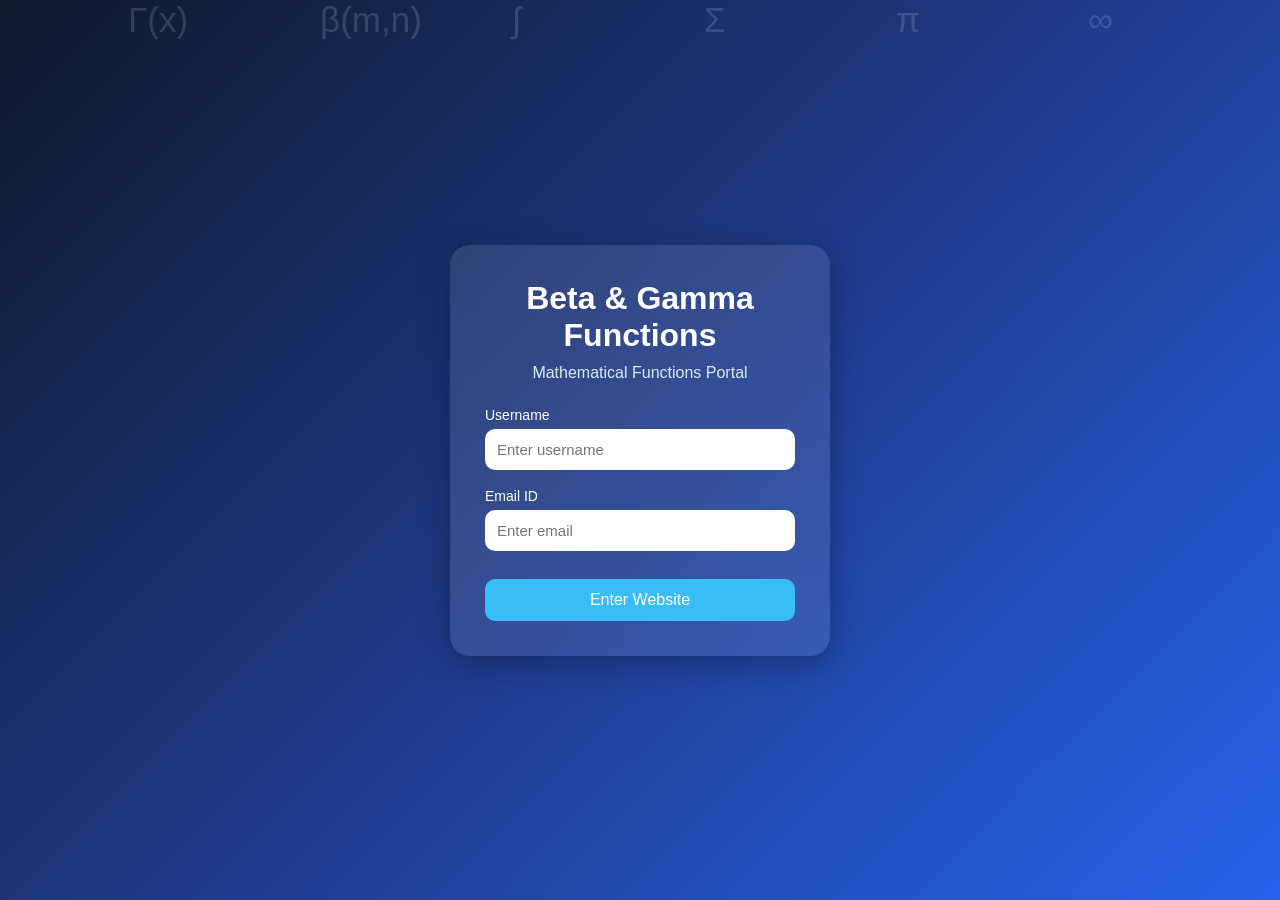
<file: index.html>
<!DOCTYPE html>
<html lang="en">
<head>

  <meta charset="UTF-8" />
  <meta name="viewport" content="width=device-width, initial-scale=1.0"/>

  <title>Beta & Gamma Functions Login</title>

  <style>

    *{
      margin:0;
      padding:0;
      box-sizing:border-box;
      font-family: Arial, sans-serif;
    }

    body{
      height:100vh;
      display:flex;
      justify-content:center;
      align-items:center;
      overflow:hidden;
      background: linear-gradient(135deg,#0f172a,#1e3a8a,#2563eb);
      position:relative;
    }

    /* Floating Symbols */

    .symbols{
      position:absolute;
      width:100%;
      height:100%;
      overflow:hidden;
      z-index:0;
    }

    .symbols span{
      position:absolute;
      color:rgba(255,255,255,0.15);
      font-size:35px;
      animation: float 12s linear infinite;
    }

    @keyframes float{

      0%{
        transform: translateY(100vh) rotate(0deg);
        opacity:0;
      }

      10%{
        opacity:1;
      }

      100%{
        transform: translateY(-120vh) rotate(360deg);
        opacity:0;
      }
    }

    /* Login Box */

    .login-container{
      position:relative;
      z-index:1;
      width:380px;
      padding:35px;
      border-radius:20px;
      background: rgba(255,255,255,0.1);
      backdrop-filter: blur(12px);
      box-shadow:0 8px 32px rgba(0,0,0,0.3);
      text-align:center;
      color:white;
    }

    .login-container h1{
      margin-bottom:10px;
      font-size:32px;
    }

    .login-container p{
      margin-bottom:25px;
      color:#dbeafe;
    }

    .input-box{
      margin-bottom:18px;
      text-align:left;
    }

    .input-box label{
      display:block;
      margin-bottom:6px;
      font-size:14px;
    }

    .input-box input{
      width:100%;
      padding:12px;
      border:none;
      border-radius:10px;
      outline:none;
      font-size:15px;
    }

    .btn{
      width:100%;
      padding:12px;
      border:none;
      border-radius:10px;
      background:#38bdf8;
      color:white;
      font-size:16px;
      cursor:pointer;
      transition:0.3s;
      margin-top:10px;
    }

    .btn:hover{
      background:#0ea5e9;
      transform:scale(1.03);
    }

  </style>

</head>

<body>

  <!-- Floating Symbols -->

  <div class="symbols">

    <span style="left:10%; animation-delay:0s;">Γ(x)</span>

    <span style="left:25%; animation-delay:2s;">β(m,n)</span>

    <span style="left:40%; animation-delay:4s;">∫</span>

    <span style="left:55%; animation-delay:1s;">Σ</span>

    <span style="left:70%; animation-delay:5s;">π</span>

    <span style="left:85%; animation-delay:3s;">∞</span>

  </div>

  <!-- Login Box -->

  <div class="login-container">

    <h1>Beta & Gamma Functions</h1>

    <p>Mathematical Functions Portal</p>

    <div id="loginForm">

      <div class="input-box">

        <label>Username</label>

        <input
          type="text"
          id="username"
          placeholder="Enter username"
          required
        >

      </div>

      <div class="input-box">

        <label>Email ID</label>

        <input
          type="email"
          id="email"
          placeholder="Enter email"
          required
        >

      </div>

      <button class="btn" onclick="login()">
        Enter Website
      </button>

    </div>

  </div>

  <script>

    function login() {

      let username = document.getElementById("username").value.trim();

      let email = document.getElementById("email").value.trim();

      // Validation

      if(username === "" || email === ""){

        alert("Please fill all details");

        return;
      }

      // Save data

      localStorage.setItem("username", username);

      localStorage.setItem("email", email);

      // Move to Dashboard

      window.location.href = "dashboard.html";
    }

  </script>

</body>
</html>
</file>
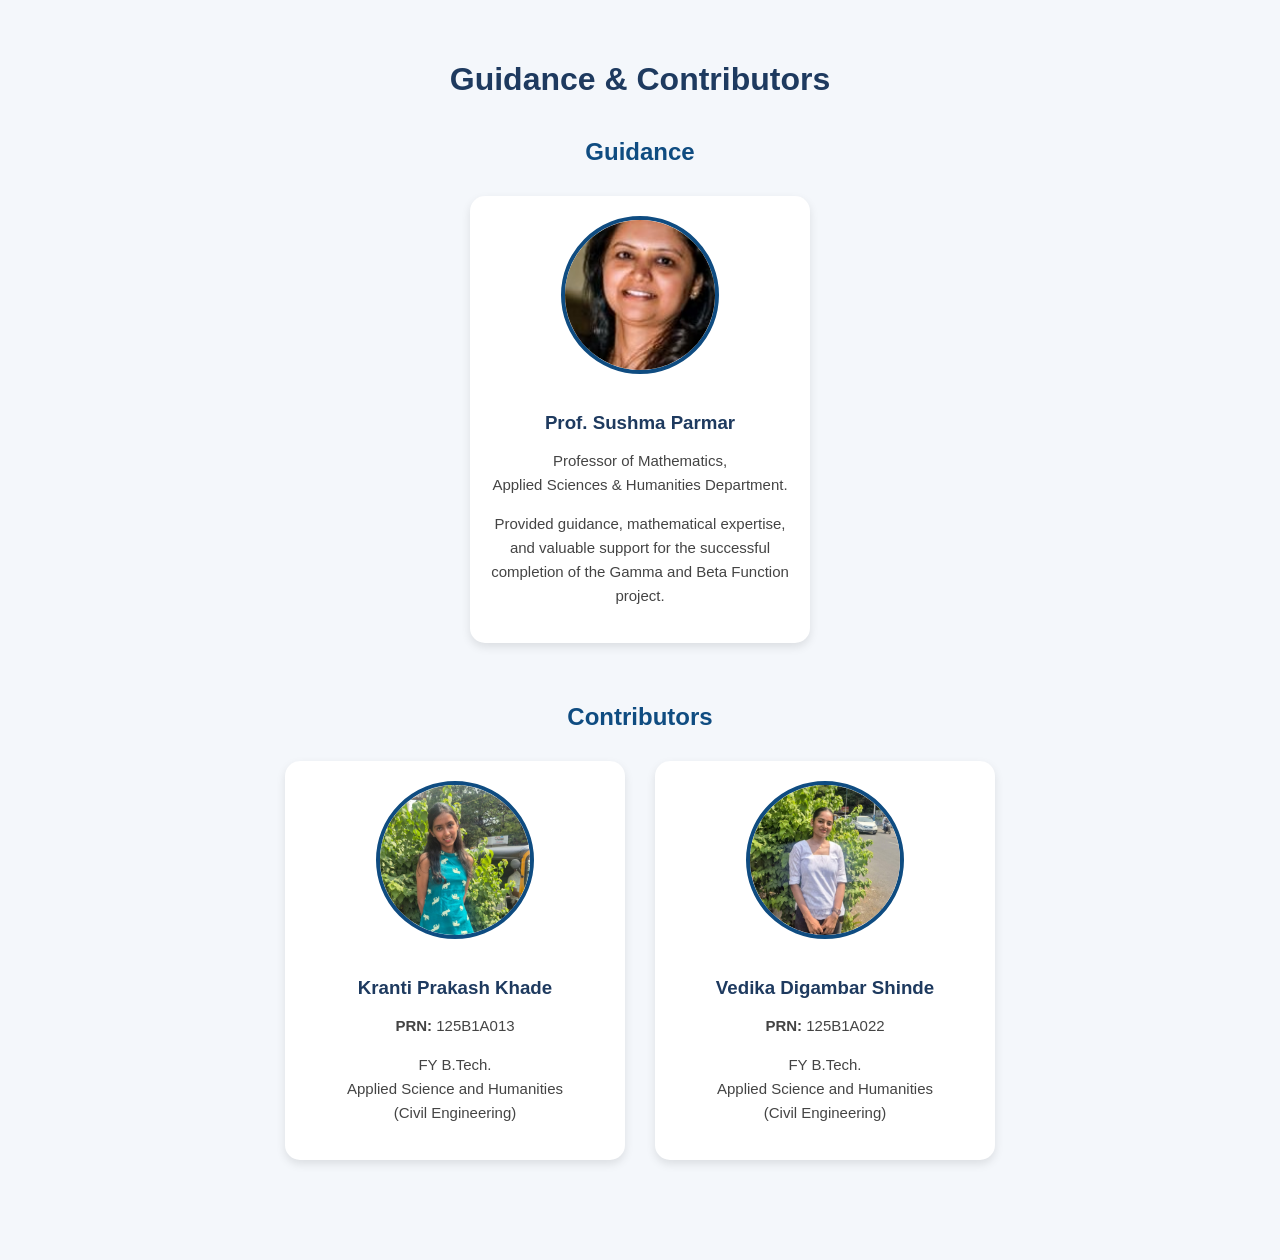
<file: contributors.html>
<!DOCTYPE html>
<html lang="en">
<head>
  <meta charset="UTF-8" />
  <meta name="viewport" content="width=device-width, initial-scale=1.0"/>

  <title>Guidance & Contributors</title>

  <style>
    body{
      font-family: Arial, sans-serif;
      background:#f4f7fb;
      margin:0;
      padding:0;
    }

    .container{
      width:90%;
      max-width:1200px;
      margin:auto;
      padding:40px 20px;
    }

    h1{
      text-align:center;
      color:#1e3a5f;
      margin-bottom:40px;
    }

    h2{
      text-align:center;
      color:#0f4c81;
      margin-bottom:30px;
    }

    .card-container{
      display:flex;
      flex-wrap:wrap;
      justify-content:center;
      gap:30px;
    }

    .card{
      background:white;
      width:300px;
      border-radius:15px;
      padding:20px;
      text-align:center;
      box-shadow:0 4px 10px rgba(0,0,0,0.1);
      transition:0.3s;
    }

    .card:hover{
      transform:translateY(-5px);
    }

    .card img{
      width:150px;
      height:150px;
      border-radius:50%;
      object-fit:cover;
      border:4px solid #0f4c81;
      margin-bottom:15px;
    }

    .card h3{
      color:#1e3a5f;
      margin-bottom:10px;
    }

    .card p{
      color:#444;
      line-height:1.6;
      font-size:15px;
    }

    .section{
      margin-bottom:60px;
    }
  </style>
</head>

<body>

  <div class="container">

    <h1>Guidance & Contributors</h1>

    <!-- Guidance Section -->
    <div class="section">

      <h2>Guidance</h2>

      <div class="card-container">

        <div class="card">

          <!-- Add guide photo -->
          <img src="guide.jpg.jpeg" alt="Sushma Parmar">

          <h3>Prof. Sushma Parmar</h3>

          <p>
            Professor of Mathematics,<br>
            Applied Sciences & Humanities Department.
          </p>

          <p>
            Provided guidance, mathematical expertise,
            and valuable support for the successful
            completion of the Gamma and Beta Function project.
          </p>

        </div>

      </div>

    </div>

    <!-- Contributors Section -->
    <div class="section">

      <h2>Contributors</h2>

      <div class="card-container">

        <!-- Contributor 1 -->
        <div class="card">

          <!-- Add contributor photo -->
          <img src="kranti.jpg.jpeg" alt="Kranti Prakash Khade">

          <h3>Kranti Prakash Khade</h3>

          <p><strong>PRN:</strong> 125B1A013</p>

          <p>
            FY B.Tech.<br>
            Applied Science and Humanities<br>
            (Civil Engineering)
          </p>

        </div>

        <!-- Contributor 2 -->
        <div class="card">

          <!-- Add contributor photo -->
          <img src="vedika.jpg.jpeg" alt="Vedika Digambar Shinde">

          <h3>Vedika Digambar Shinde</h3>

          <p><strong>PRN:</strong> 125B1A022</p>

          <p>
            FY B.Tech.<br>
            Applied Science and Humanities<br>
            (Civil Engineering)
          </p>

        </div>

      </div>

    </div>

  </div>

</body>
</html>
</file>
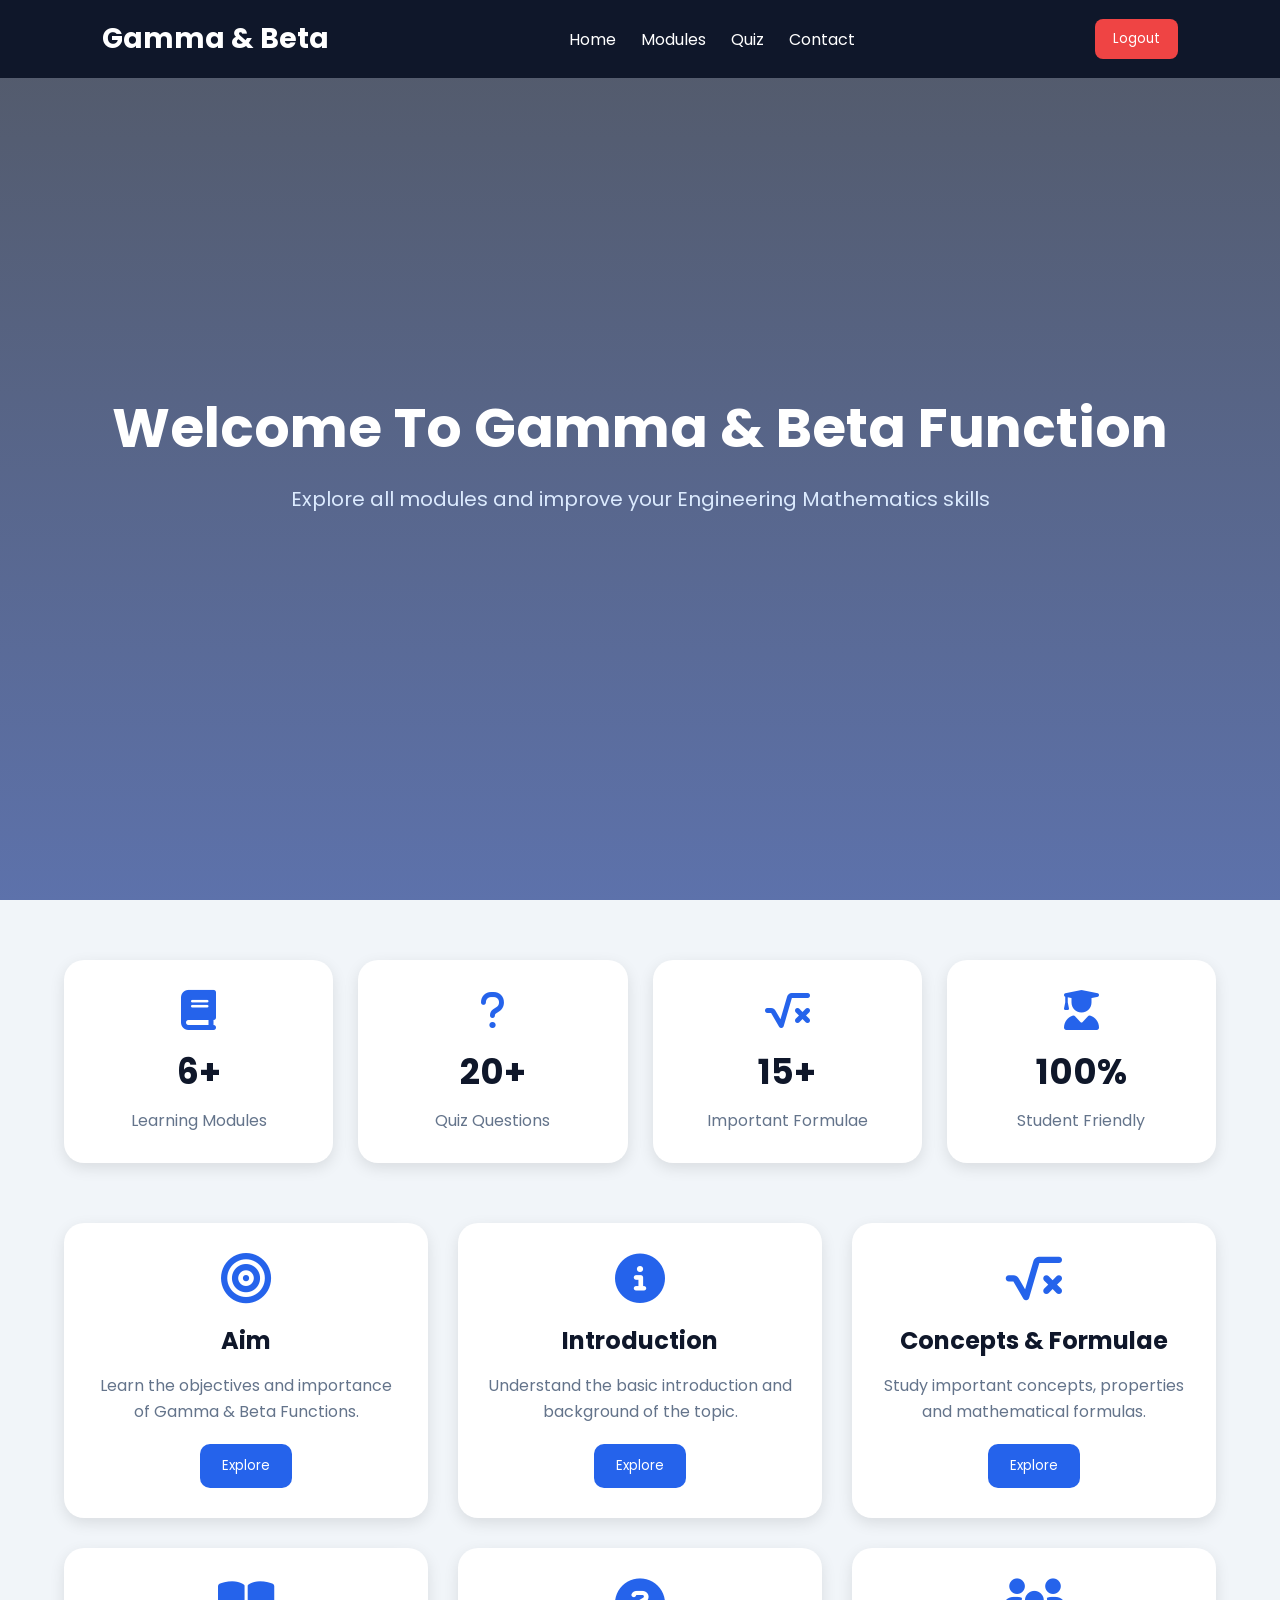
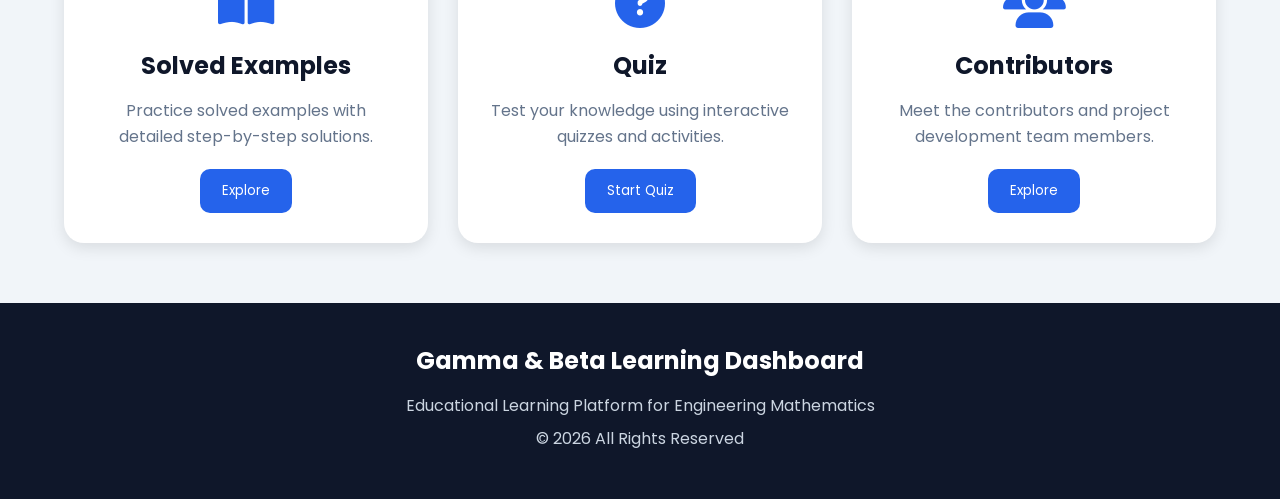
<file: d.html>
<!DOCTYPE html>
<html lang="en">

<head>

    <meta charset="UTF-8">
    <meta name="viewport" content="width=device-width, initial-scale=1.0">

    <title>Gamma & Beta Dashboard</title>

    <!-- GOOGLE FONT -->
    <link href="https://fonts.googleapis.com/css2?family=Poppins:wght@300;400;500;600;700&display=swap"
        rel="stylesheet">

    <!-- FONT AWESOME ICONS -->
    <link rel="stylesheet"
        href="https://cdnjs.cloudflare.com/ajax/libs/font-awesome/6.5.1/css/all.min.css">

    <style>

        *{
            margin:0;
            padding:0;
            box-sizing:border-box;
            font-family:'Poppins', sans-serif;
            scroll-behavior:smooth;
        }

        body{
            background:#f1f5f9;
            color:#111827;
        }

        /* ================= NAVBAR ================= */

        .navbar{
            width:100%;
            padding:18px 8%;
            background:#0f172a;
            display:flex;
            justify-content:space-between;
            align-items:center;
            position:fixed;
            top:0;
            z-index:1000;
        }

        .logo{
            color:white;
            font-size:28px;
            font-weight:700;
        }

        .nav-links{
            display:flex;
            gap:25px;
            list-style:none;
        }

        .nav-links a{
            color:white;
            text-decoration:none;
            font-size:16px;
            transition:0.3s;
        }

        .nav-links a:hover{
            color:#38bdf8;
        }

        .logout-btn{
            padding:10px 18px;
            border:none;
            border-radius:8px;
            background:#ef4444;
            color:white;
            cursor:pointer;
            transition:0.3s;
        }

        .logout-btn:hover{
            background:#dc2626;
        }

        /* ================= HERO SECTION ================= */

        .hero{
            height:100vh;
            background:
                linear-gradient(rgba(15,23,42,0.7), rgba(30,58,138,0.7)),
                url('https://images.unsplash.com/photo-1509228468518-180dd4864904?q=80&w=1600&auto=format&fit=crop');
            background-size:cover;
            background-position:center;
            display:flex;
            justify-content:center;
            align-items:center;
            text-align:center;
            color:white;
            padding:20px;
        }

        .hero-content h1{
            font-size:55px;
            margin-bottom:15px;
            animation:slideDown 1s ease;
        }

        .hero-content p{
            font-size:20px;
            color:#dbeafe;
        }

        @keyframes slideDown{
            from{
                opacity:0;
                transform:translateY(-50px);
            }
            to{
                opacity:1;
                transform:translateY(0);
            }
        }

        /* ================= DASHBOARD STATS ================= */

        .dashboard-stats{
            width:90%;
            margin:60px auto;
            display:grid;
            grid-template-columns:repeat(auto-fit,minmax(220px,1fr));
            gap:25px;
        }

        .stat-box{
            background:white;
            padding:30px;
            border-radius:20px;
            text-align:center;
            box-shadow:0 5px 15px rgba(0,0,0,0.1);
            transition:0.3s;
        }

        .stat-box:hover{
            transform:translateY(-8px);
        }

        .stat-box i{
            font-size:40px;
            color:#2563eb;
            margin-bottom:15px;
        }

        .stat-box h2{
            font-size:35px;
            color:#0f172a;
        }

        .stat-box p{
            margin-top:10px;
            color:#64748b;
        }

        /* ================= MODULE CARDS ================= */

        .cards-section{
            width:90%;
            margin:50px auto;
            display:grid;
            grid-template-columns:repeat(auto-fit,minmax(280px,1fr));
            gap:30px;
        }

        .card{
            background:white;
            padding:30px;
            border-radius:20px;
            text-align:center;
            box-shadow:0 5px 15px rgba(0,0,0,0.1);
            transition:0.4s;
        }

        .card:hover{
            transform:translateY(-10px);
        }

        .card-icon{
            font-size:50px;
            color:#2563eb;
            margin-bottom:20px;
        }

        .card h2{
            margin-bottom:15px;
            color:#0f172a;
        }

        .card p{
            color:#64748b;
            margin-bottom:20px;
            line-height:1.6;
        }

        .card button{
            padding:12px 22px;
            border:none;
            border-radius:10px;
            background:#2563eb;
            color:white;
            cursor:pointer;
            transition:0.3s;
        }

        .card button:hover{
            background:#1d4ed8;
        }

        /* ================= FOOTER ================= */

        footer{
            background:#0f172a;
            color:white;
            text-align:center;
            padding:40px 20px;
            margin-top:60px;
        }

        footer h2{
            margin-bottom:15px;
        }

        footer p{
            margin:8px 0;
            color:#cbd5e1;
        }

        /* ================= RESPONSIVE ================= */

        @media(max-width:768px){

            .navbar{
                flex-direction:column;
                gap:15px;
            }

            .hero-content h1{
                font-size:38px;
            }

            .hero-content p{
                font-size:18px;
            }

        }

    </style>

</head>

<body>

    <!-- ================= NAVBAR ================= -->

    <nav class="navbar">

        <div class="logo">
            Gamma & Beta
        </div>

        <ul class="nav-links">

            <li><a href="#">Home</a></li>

            <li><a href="#modules">Modules</a></li>

            <li><a href="quiz.html">Quiz</a></li>

            <li><a href="#footer">Contact</a></li>

        </ul>

        <button class="logout-btn" onclick="logout()">
            Logout
        </button>

    </nav>

    <!-- ================= HERO SECTION ================= -->

    <section class="hero">

        <div class="hero-content">

            <h1 class="animated-text">
                Welcome To Gamma & Beta Function
            </h1>

            <p>
                Explore all modules and improve your Engineering Mathematics skills
            </p>

        </div>

    </section>

    <!-- ================= DASHBOARD SECTION ================= -->

    <section class="dashboard-stats">

        <div class="stat-box">
            <i class="fas fa-book"></i>
            <h2>6+</h2>
            <p>Learning Modules</p>
        </div>

        <div class="stat-box">
            <i class="fas fa-question"></i>
            <h2>20+</h2>
            <p>Quiz Questions</p>
        </div>

        <div class="stat-box">
            <i class="fas fa-square-root-variable"></i>
            <h2>15+</h2>
            <p>Important Formulae</p>
        </div>

        <div class="stat-box">
            <i class="fas fa-user-graduate"></i>
            <h2>100%</h2>
            <p>Student Friendly</p>
        </div>

    </section>

    <!-- ================= MODULE CARDS ================= -->

    <section class="cards-section" id="modules">

        <!-- CARD 1 -->

        <div class="card">

            <i class="fas fa-bullseye card-icon"></i>

            <h2>Aim</h2>

            <p>
                Learn the objectives and importance of Gamma & Beta Functions.
            </p>

            <button onclick="goToPage('aim.html')">
                Explore
            </button>

        </div>

        <!-- CARD 2 -->

        <div class="card">

            <i class="fas fa-info-circle card-icon"></i>

            <h2>Introduction</h2>

            <p>
                Understand the basic introduction and background of the topic.
            </p>

            <button onclick="goToPage('introduction.html')">
                Explore
            </button>

        </div>

        <!-- CARD 3 -->

        <div class="card">

            <i class="fas fa-square-root-alt card-icon"></i>

            <h2>Concepts & Formulae</h2>

            <p>
                Study important concepts, properties and mathematical formulas.
            </p>

            <button onclick="goToPage('formulas.html')">
                Explore
            </button>

        </div>

        <!-- CARD 4 -->

        <div class="card">

            <i class="fas fa-book-open card-icon"></i>

            <h2>Solved Examples</h2>

            <p>
                Practice solved examples with detailed step-by-step solutions.
            </p>

            <button onclick="goToPage('examples.html')">
                Explore
            </button>

        </div>

        <!-- CARD 5 -->

        <div class="card">

            <i class="fas fa-question-circle card-icon"></i>

            <h2>Quiz</h2>

            <p>
                Test your knowledge using interactive quizzes and activities.
            </p>

            <button onclick="goToPage('quiz.html')">
                Start Quiz
            </button>

        </div>

        <!-- CARD 6 -->

        <div class="card">

            <i class="fas fa-users card-icon"></i>

            <h2>Contributors</h2>

            <p>
                Meet the contributors and project development team members.
            </p>

            <button onclick="goToPage('contributors.html')">
                Explore
            </button>

        </div>

    </section>

    <!-- ================= FOOTER ================= -->

    <footer id="footer">

        <h2>Gamma & Beta Learning Dashboard</h2>

        <p>
            Educational Learning Platform for Engineering Mathematics
        </p>

        <p>
            © 2026 All Rights Reserved
        </p>

    </footer>

    <!-- ================= JAVASCRIPT ================= -->

    <script>

        // Navigate to pages
        function goToPage(page){
            window.location.href = page;
        }

        // Logout Function
        function logout(){

            localStorage.clear();

            alert("Logged Out Successfully");

            window.location.href = "index.html";
        }

    </script>

</body>

</html>
</file>
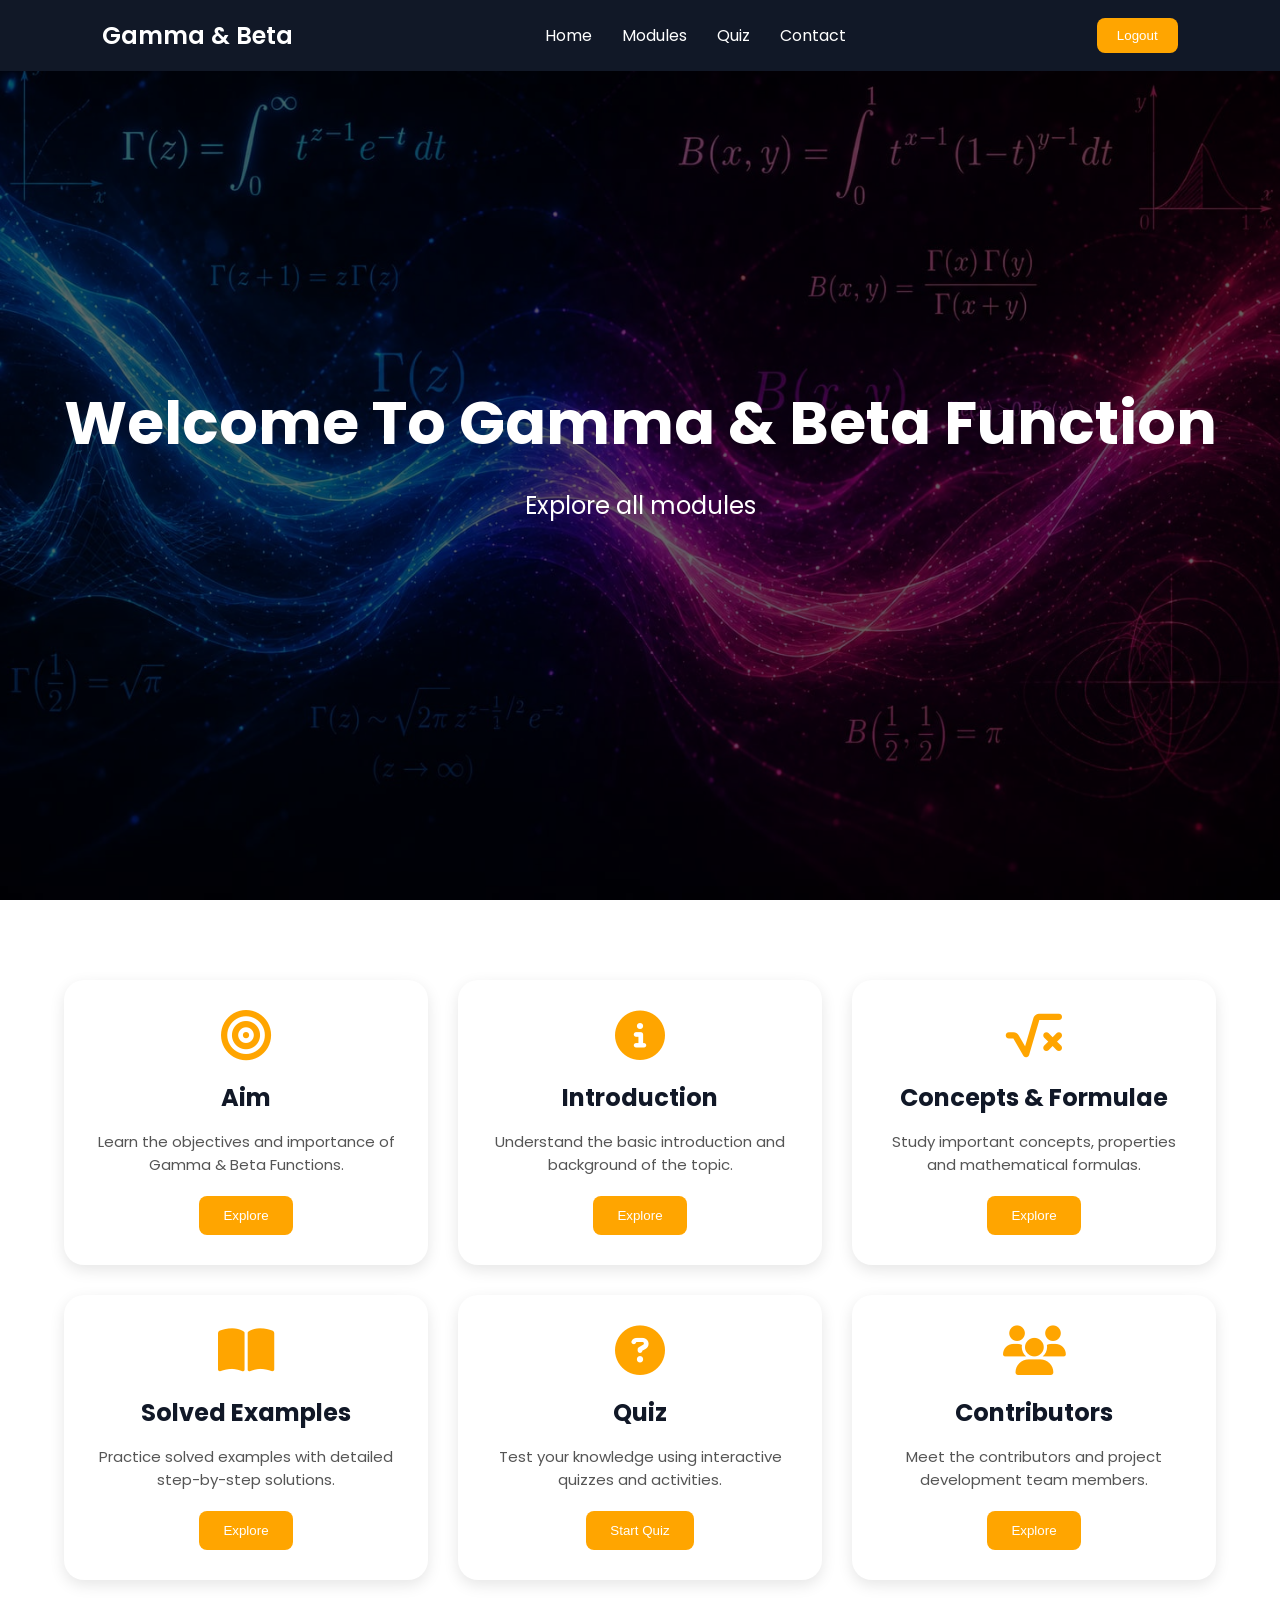
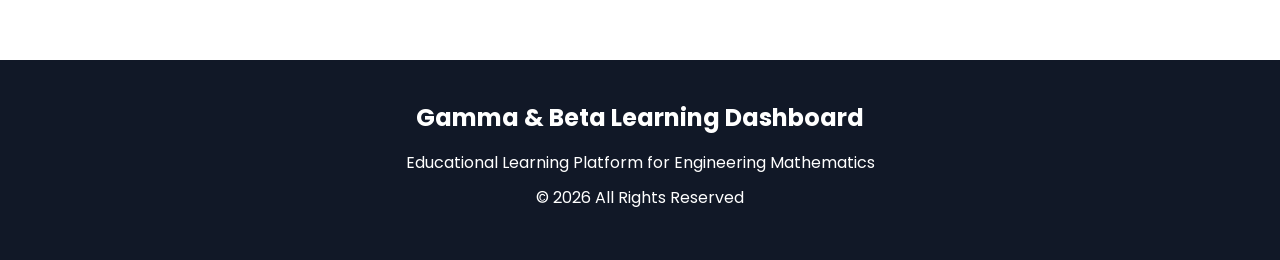
<file: dashboard.html>
<!DOCTYPE html>
<html lang="en">

<head>

    <meta charset="UTF-8">
    <meta name="viewport" content="width=device-width, initial-scale=1.0">

    <title>Gamma & Beta Dashboard</title>

    <!-- CSS FILE -->
    <link rel="stylesheet" href="dashboard.css">

    <!-- GOOGLE FONT -->
    <link href="https://fonts.googleapis.com/css2?family=Poppins:wght@300;400;500;600;700&display=swap"
        rel="stylesheet">

    <!-- FONT AWESOME ICONS -->
    <link rel="stylesheet"
        href="https://cdnjs.cloudflare.com/ajax/libs/font-awesome/6.5.1/css/all.min.css">

</head>

<body>

    <!-- ================= NAVBAR ================= -->

    <nav class="navbar">

        <div class="logo">
            Gamma & Beta
        </div>

        <ul class="nav-links">

            <li><a href="#">Home</a></li>

            <li><a href="#modules">Modules</a></li>

            <li><a href="quiz.html">Quiz</a></li>

            <li><a href="#footer">Contact</a></li>

        </ul>

        <button class="logout-btn" onclick="logout()">
            Logout
        </button>

    </nav>

    <!-- ================= HERO SECTION ================= -->

    <section class="hero">

        <div class="overlay"></div>

        <div class="hero-content">

            <!-- USERNAME DISPLAY -->
            <h2 id="welcomeUser"></h2>

            <h1 class="animated-text">
                Welcome To Gamma & Beta Function
            </h1>

            <p>
                Explore all modules
            </p>

        </div>

    </section>

    <!-- ================= MODULE CARDS ================= -->

    <section class="cards-section" id="modules">

        <!-- CARD 1 -->

        <div class="card">

            <i class="fas fa-bullseye card-icon"></i>

            <h2>Aim</h2>

            <p>
                Learn the objectives and importance of Gamma & Beta Functions.
            </p>

            <button onclick="goToPage('aim.html')">
                Explore
            </button>

        </div>

        <!-- CARD 2 -->

        <div class="card">

            <i class="fas fa-info-circle card-icon"></i>

            <h2>Introduction</h2>

            <p>
                Understand the basic introduction and background of the topic.
            </p>

            <button onclick="goToPage('Introduction.html')">
                Explore
            </button>

        </div>

        <!-- CARD 3 -->

        <div class="card">

            <i class="fas fa-square-root-alt card-icon"></i>

            <h2>Concepts & Formulae</h2>

            <p>
                Study important concepts, properties and mathematical formulas.
            </p>

            <button onclick="goToPage('formulas.html')">
                Explore
            </button>

        </div>

        <!-- CARD 4 -->

        <div class="card">

            <i class="fas fa-book-open card-icon"></i>

            <h2>Solved Examples</h2>

            <p>
                Practice solved examples with detailed step-by-step solutions.
            </p>

            <button onclick="goToPage('examples.html')">
                Explore
            </button>

        </div>

        <!-- CARD 5 -->

        <div class="card">

            <i class="fas fa-question-circle card-icon"></i>

            <h2>Quiz</h2>

            <p>
                Test your knowledge using interactive quizzes and activities.
            </p>

            <button onclick="goToPage('quiz.html')">
                Start Quiz
            </button>

        </div>

        <!-- CARD 6 -->

        <div class="card">

            <i class="fas fa-users card-icon"></i>

            <h2>Contributors</h2>

            <p>
                Meet the contributors and project development team members.
            </p>

            <button onclick="goToPage('contributors.html')">
                Explore
            </button>

        </div>

    </section>

    <!-- ================= FOOTER ================= -->

    <footer id="footer">

        <h2>Gamma & Beta Learning Dashboard</h2>

        <p>
            Educational Learning Platform for Engineering Mathematics
        </p>

        <p>
            © 2026 All Rights Reserved
        </p>

    </footer>

    <!-- JAVASCRIPT -->

    <script>

        // OPEN PAGES

        function goToPage(page){

            window.location.href = page;
        }

        // SHOW USERNAME

        let username = localStorage.getItem("username");

        if(username){

            document.getElementById("welcomeUser").innerHTML =
                "Welcome, " + username + " 🎉";
        }

        // LOGOUT FUNCTION

        function logout(){

            localStorage.clear();

            window.location.href = "index.html";
        }

    </script>

</body>

</html>
</file>
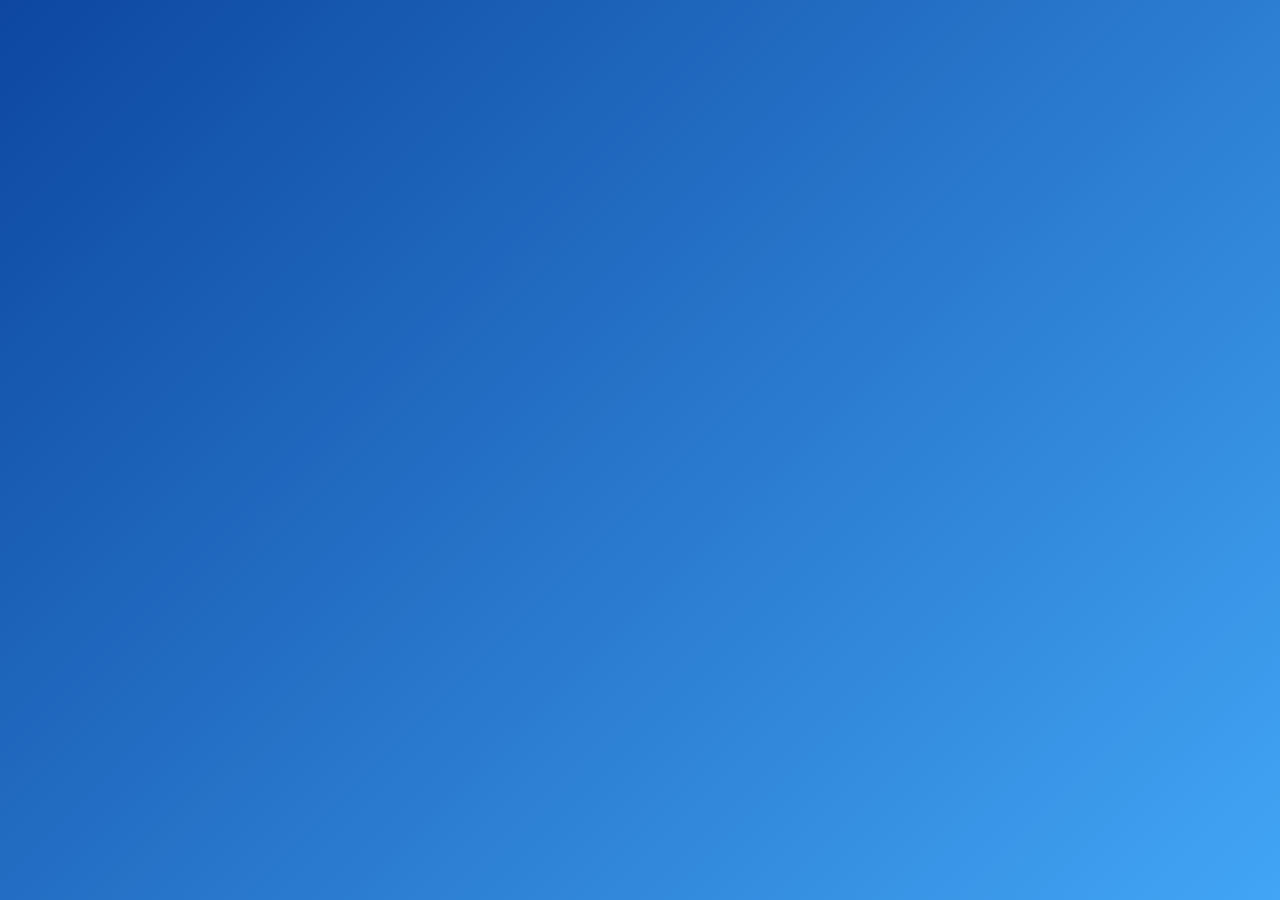
<file: login.html>
<!DOCTYPE html>
<html lang="en">
<head>
    <meta charset="UTF-8" />
    <meta name="viewport" content="width=device-width, initial-scale=1.0"/>
    <title>College Login</title>
    <style>
        * {
            margin: 0;
            padding: 0;
            box-sizing: border-box;
            font-family: Arial, sans-serif;
        }

        body {
            height: 100vh;
            display: flex;
            justify-content: center;
            align-items: center;
            background: linear-gradient(135deg, #0d47a1, #42a5f5);
        }

        .login-container {
            width: 350px;
            background: white;
            padding: 30px;
            border-radius: 15px;
            box-shadow: 0 8px 20
</file>
<file: dashboard.css>
/* ================= GLOBAL STYLES ================= */

*{
    margin:0;
    padding:0;
    box-sizing:border-box;
}

html{
    scroll-behavior:smooth;
}

body{
    font-family:'Poppins',sans-serif;
    background:#ffffff;
    color:#222;
}

/* ================= NAVBAR ================= */

.navbar{

    width:100%;

    background:#111827;

    color:white;

    display:flex;

    justify-content:space-between;

    align-items:center;

    padding:18px 8%;

    position:fixed;

    top:0;

    z-index:1000;
}

.logo{

    font-size:24px;

    font-weight:600;
}

.nav-links{

    display:flex;

    list-style:none;

    gap:30px;
}

.nav-links a{

    color:white;

    text-decoration:none;

    transition:0.3s;
}

.nav-links a:hover{

    color:orange;
}

/* LOGOUT BUTTON */

.logout-btn{

    background:orange;

    border:none;

    color:white;

    padding:10px 20px;

    border-radius:8px;

    cursor:pointer;

    transition:0.3s;
}

.logout-btn:hover{

    background:#ff8800;
}

/* ================= HERO SECTION ================= */

.hero{

    width:100%;

    height:100vh;

    background:url("WhatsApp\ Image\ 2026-05-10\ at\ 1.23.54\ AM.jpeg") center/cover no-repeat;

    position:relative;

    display:flex;

    justify-content:center;

    align-items:center;
}

/* DARK OVERLAY */

.overlay{

    position:absolute;

    width:100%;

    height:100%;

    background:rgba(0,0,0,0.6);
}

/* HERO CONTENT */

.hero-content{

    position:relative;

    z-index:1;

    text-align:center;

    color:white;
}

.hero-content h1{

    font-size:60px;

    margin-bottom:20px;
}

.hero-content p{

    font-size:24px;
}

/* ANIMATION */

.animated-text{

    animation:slideDown 2s ease;
}

@keyframes slideDown{

    from{
        opacity:0;
        transform:translateY(-50px);
    }

    to{
        opacity:1;
        transform:translateY(0);
    }
}

/* ================= CARDS SECTION ================= */

.cards-section{

    width:90%;

    margin:80px auto;

    display:grid;

    grid-template-columns:repeat(3,1fr);

    gap:30px;
}

/* CARD DESIGN */

.card{

    background:white;

    padding:30px;

    border-radius:20px;

    text-align:center;

    box-shadow:0 5px 15px rgba(0,0,0,0.1);

    transition:0.4s;
}

/* HOVER EFFECT */

.card:hover{

    transform:translateY(-12px);

    box-shadow:0 15px 25px rgba(0,0,0,0.2);
}

/* ICON */

.card-icon{

    font-size:50px;

    color:orange;

    margin-bottom:20px;
}

.card h2{

    margin-bottom:15px;

    color:#111827;
}

.card p{

    color:#555;

    margin-bottom:20px;

    font-size:15px;
}

/* BUTTON */

.card button{

    background:orange;

    color:white;

    border:none;

    padding:12px 24px;

    border-radius:8px;

    cursor:pointer;

    transition:0.3s;
}

.card button:hover{

    background:#ff8800;
}

/* ================= FOOTER ================= */

footer{

    background:#111827;

    color:white;

    text-align:center;

    padding:40px 20px;

    margin-top:50px;
}

footer h2{

    margin-bottom:15px;
}

footer p{

    margin:10px 0;
}

/* ================= RESPONSIVE DESIGN ================= */

@media(max-width:992px){

    .cards-section{

        grid-template-columns:repeat(2,1fr);
    }

    .hero-content h1{

        font-size:40px;
    }
}

@media(max-width:768px){

    .navbar{

        flex-direction:column;

        gap:15px;
    }

    .nav-links{

        flex-direction:column;

        text-align:center;
    }

    .cards-section{

        grid-template-columns:1fr;
    }

    .hero-content h1{

        font-size:32px;
    }

    .hero-content p{

        font-size:18px;
    }
}
</file>
